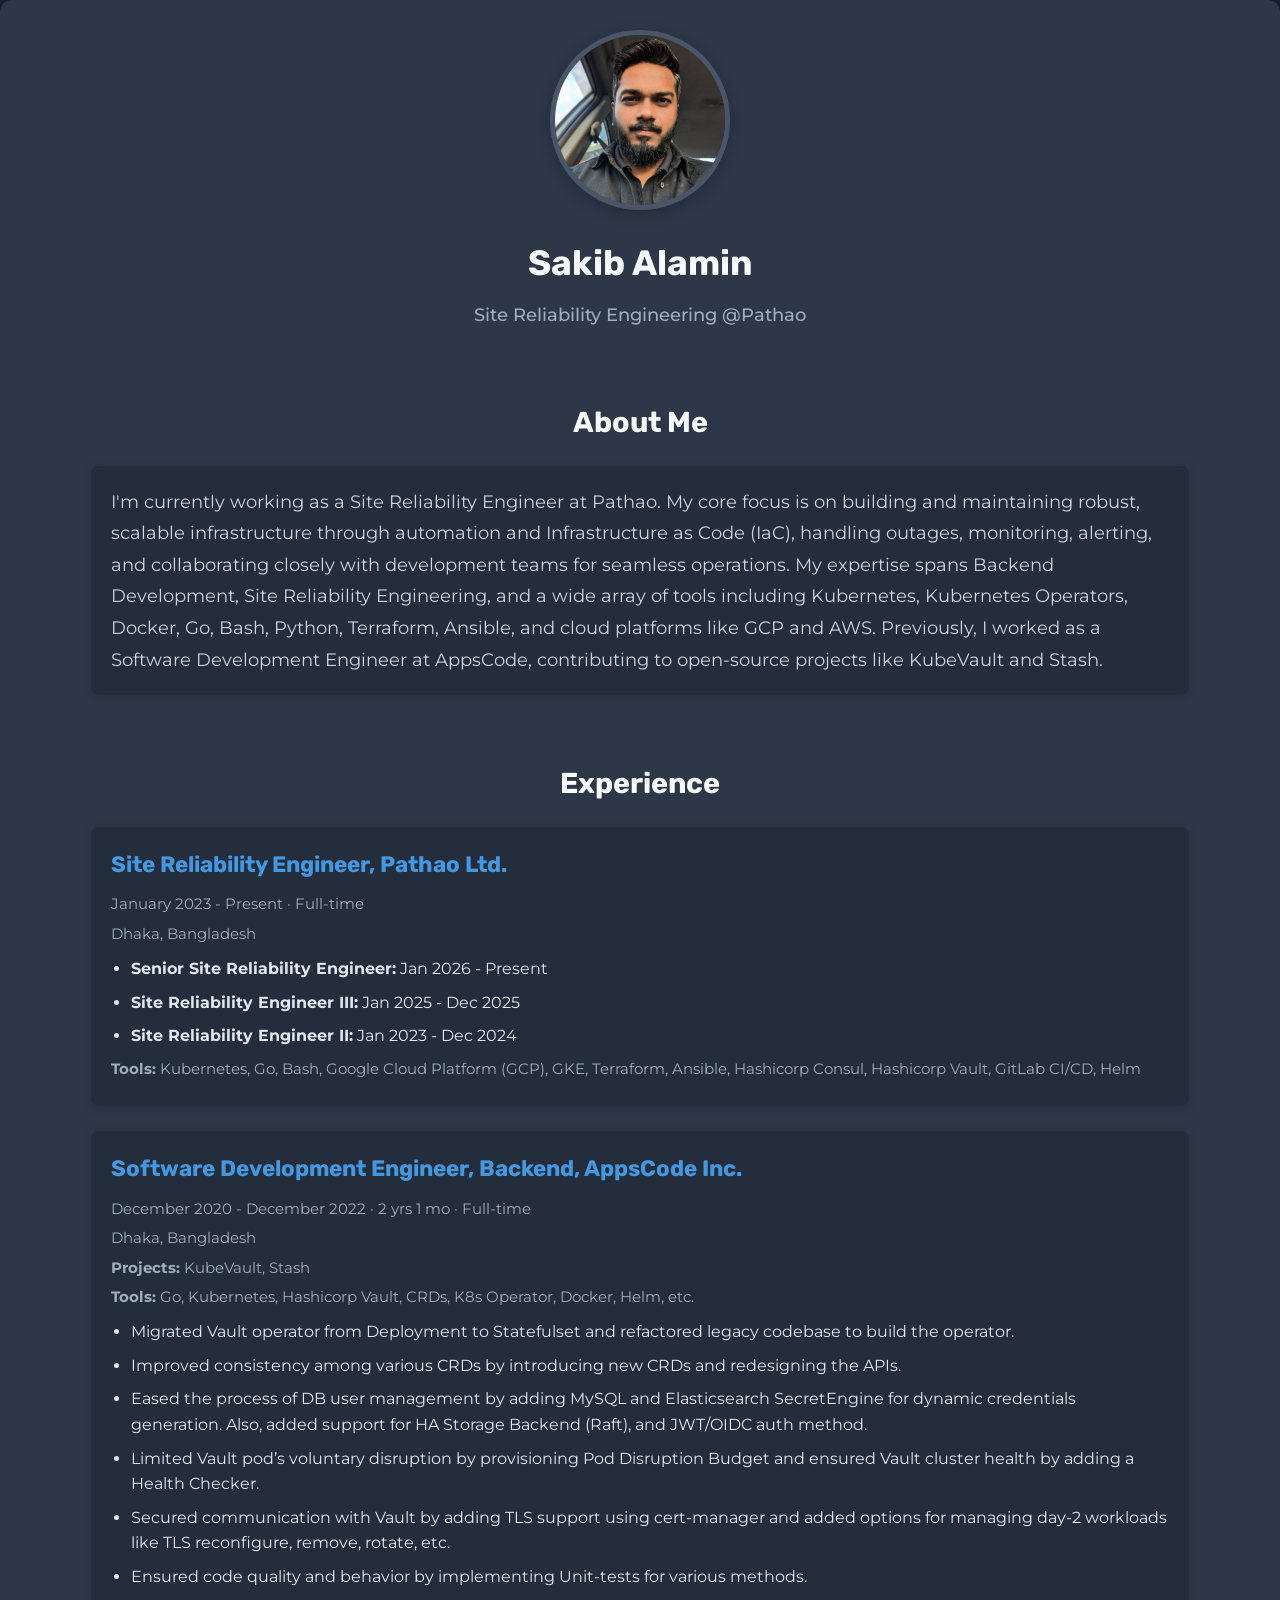
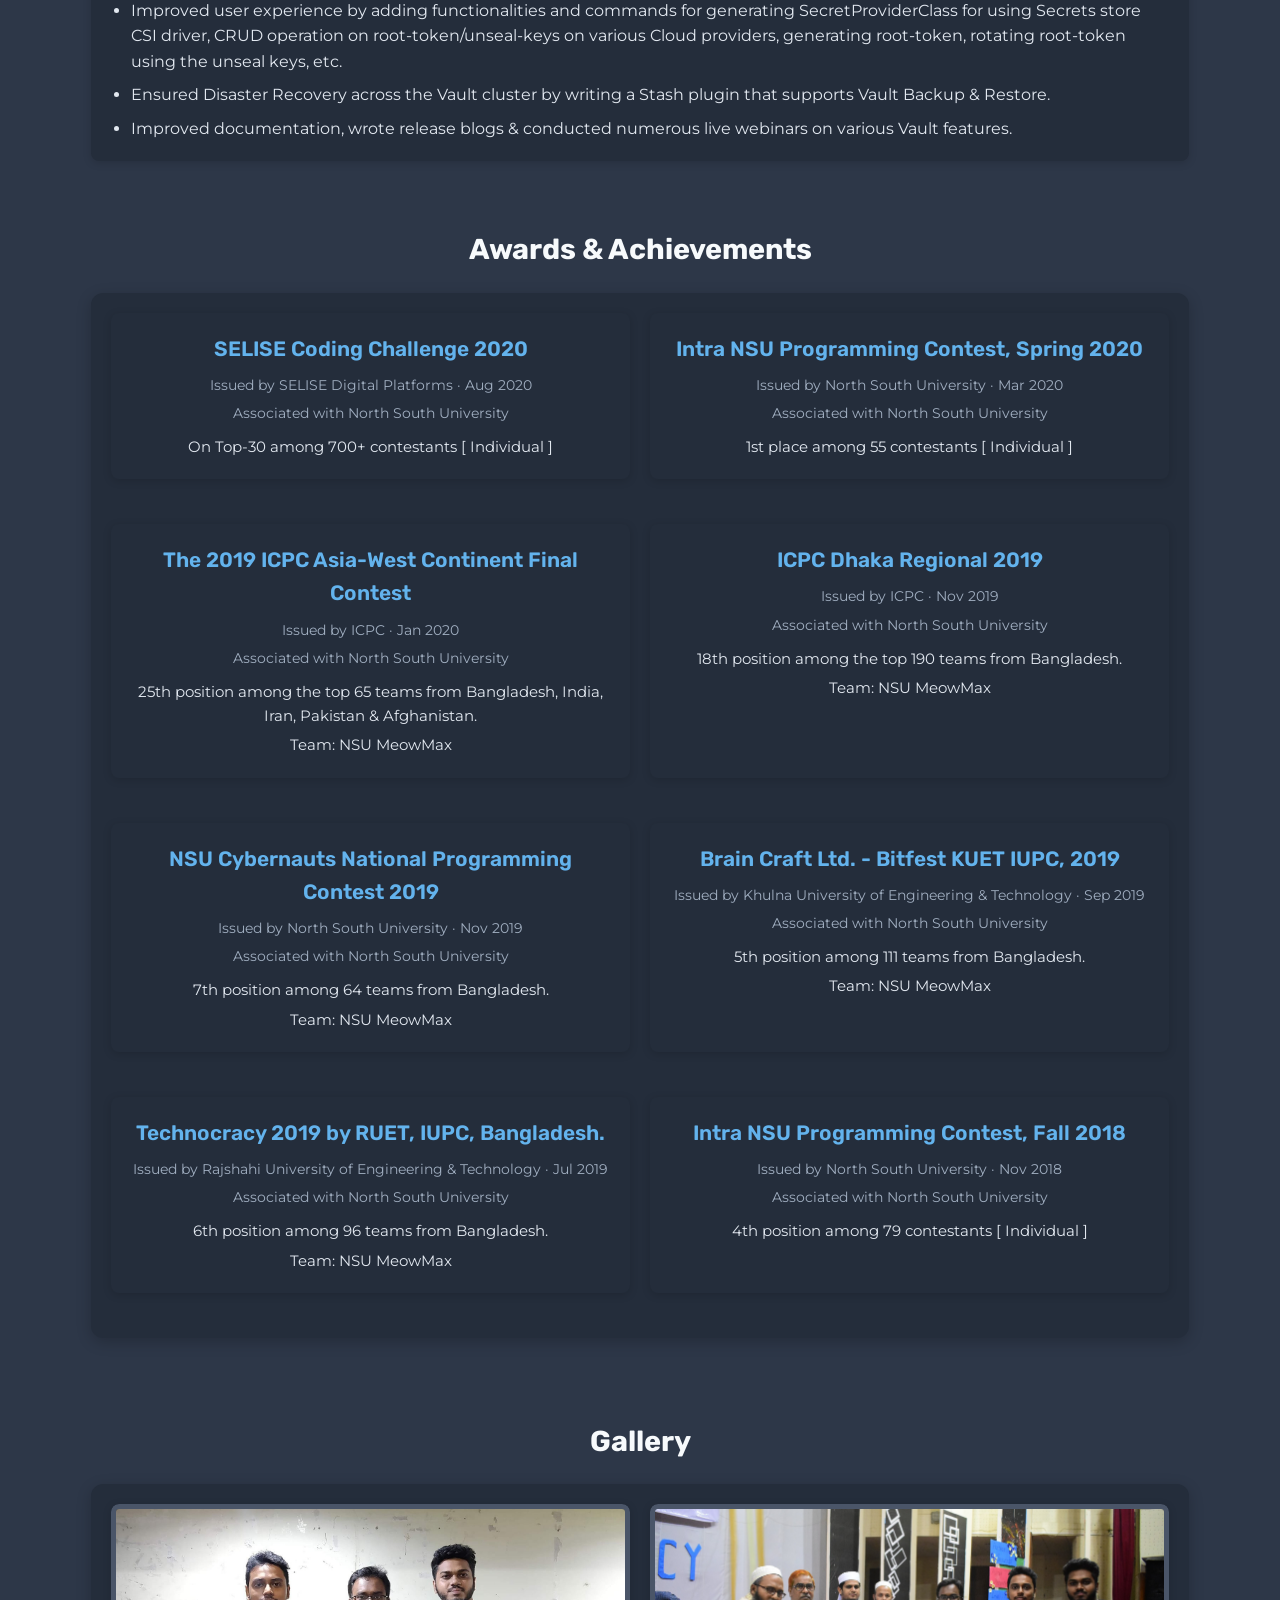
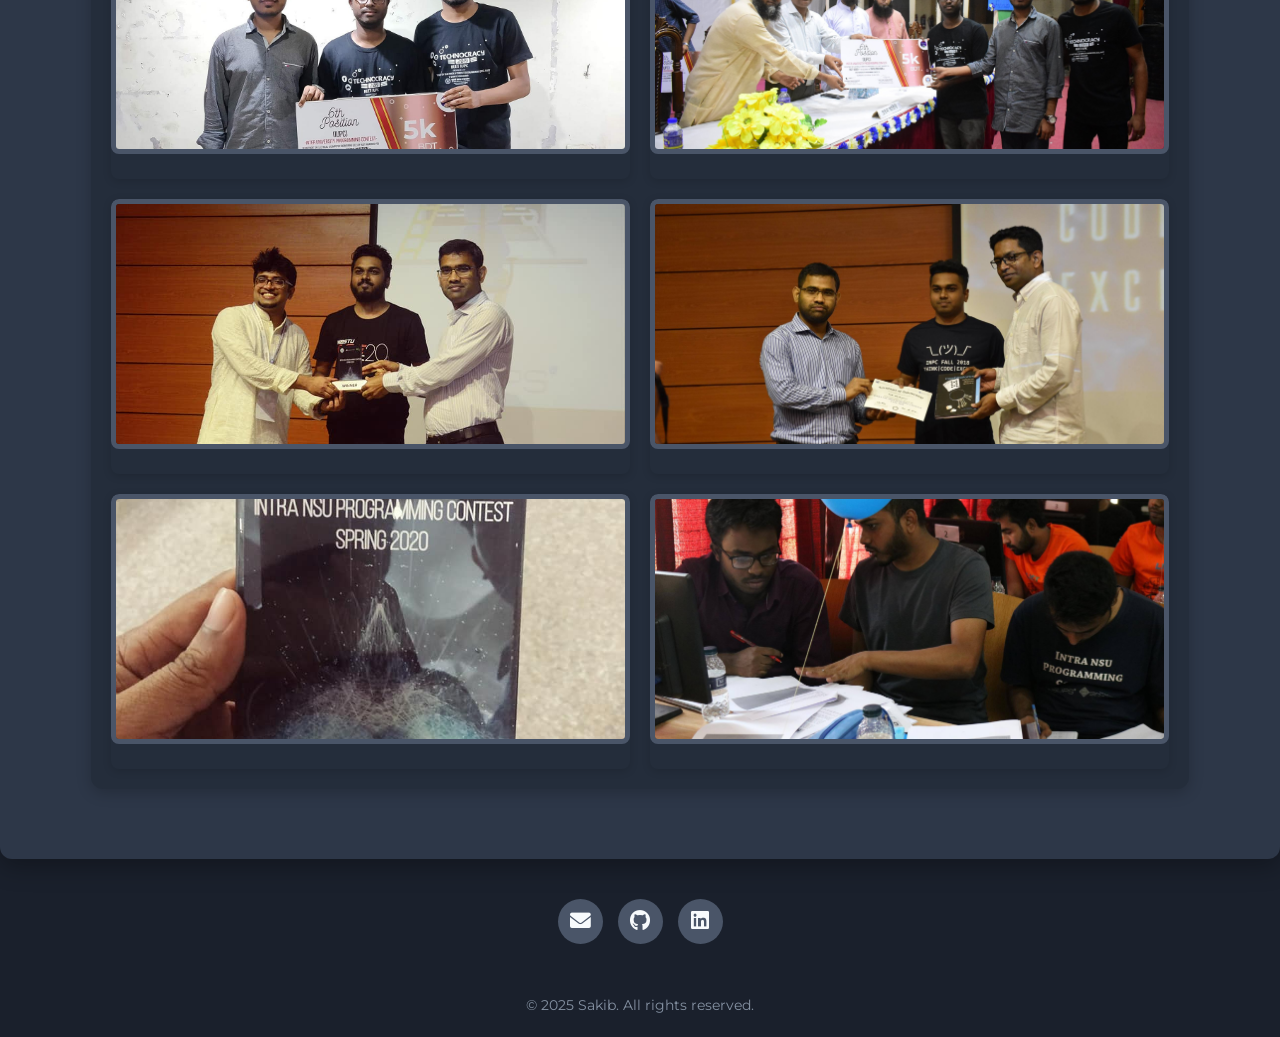
<file: index.html>
<!DOCTYPE html>
<html lang="en">
<head>
  <title>Sakib Alamin</title>
  <link rel="shortcut icon" type="image/png" href="images/favicon.png"/>
  <meta charset="utf-8">
  <meta name="viewport" content="width=device-width, initial-scale=1">
  <link href="https://fonts.googleapis.com/css2?family=Montserrat:wght@400;500;600;700&family=Rubik:wght@500;700;900&display=swap" rel="stylesheet">
  <link rel="stylesheet" href="https://cdnjs.cloudflare.com/ajax/libs/font-awesome/6.0.0-beta3/css/all.min.css" referrerpolicy="no-referrer" />
  <link rel="stylesheet" href="css/style.css">
</head>
<body>
  <div class="main-content">
    <section class="home section"> 
      <div class="container">
        <div class="intro">
          <img src="images/sakib.jpg" alt="profile" class="shadow-dark">
          <h1> Sakib Alamin </h1>
          <p class="tagline">Site Reliability Engineering @Pathao</p>

          <h2 class="section-title">About Me</h2>
          <div class="about-me-box">
            <p class="about-text">
              I'm currently working as a Site Reliability Engineer at Pathao. My core focus is on building and maintaining robust, scalable infrastructure through automation and Infrastructure as Code (IaC), handling outages, monitoring, alerting, and collaborating closely with development teams for seamless operations.
              My expertise spans Backend Development, Site Reliability Engineering, and a wide array of tools including Kubernetes, Kubernetes Operators, Docker, Go, Bash, Python, Terraform, Ansible, and cloud platforms like GCP and AWS.
              Previously, I worked as a Software Development Engineer at AppsCode, contributing to open-source projects like KubeVault and Stash.
            </p>
          </div>

          <h2 class="section-title">Experience</h2>
          <div class="experience-section">

            <div class="job-entry">
              <h3>Site Reliability Engineer, Pathao Ltd.</h3>
              <p class="job-duration">January 2023 - Present · Full-time</p>
              <p class="job-location">Dhaka, Bangladesh</p>
              <ul class="job-details">
                <li><strong>Senior Site Reliability Engineer:</strong> Jan 2026 - Present</li>
                <li><strong>Site Reliability Engineer III:</strong> Jan 2025 - Dec 2025</li>
                <li><strong>Site Reliability Engineer II:</strong> Jan 2023 - Dec 2024</li>
              </ul>
              <p class="job-tools">
                <strong>Tools:</strong> Kubernetes, Go, Bash, Google Cloud Platform (GCP), GKE, Terraform, Ansible, Hashicorp Consul, Hashicorp Vault, GitLab CI/CD, Helm
              </p>
            </div>

            <div class="job-entry">
              <h3>Software Development Engineer, Backend, AppsCode Inc.</h3>
              <p class="job-duration">December 2020 - December 2022 · 2 yrs 1 mo · Full-time</p>
              <p class="job-location">Dhaka, Bangladesh</p>
              <p class="job-projects"><strong>Projects:</strong> KubeVault, Stash</p>
              <p class="job-tools"><strong>Tools:</strong> Go, Kubernetes, Hashicorp Vault, CRDs, K8s Operator, Docker, Helm, etc.</p>
              <ul class="job-responsibilities">
                <li>Migrated Vault operator from Deployment to Statefulset and refactored legacy codebase to build the operator.</li>
                <li>Improved consistency among various CRDs by introducing new CRDs and redesigning the APIs.</li>
                <li>Eased the process of DB user management by adding MySQL and Elasticsearch SecretEngine for dynamic credentials generation. Also, added support for HA Storage Backend (Raft), and JWT/OIDC auth method.</li>
                <li>Limited Vault pod’s voluntary disruption by provisioning Pod Disruption Budget and ensured Vault cluster health by adding a Health Checker.</li>
                <li>Secured communication with Vault by adding TLS support using cert-manager and added options for managing day-2 workloads like TLS reconfigure, remove, rotate, etc.</li>
                <li>Ensured code quality and behavior by implementing Unit-tests for various methods.</li>
                <li>Improved user experience by adding functionalities and commands for generating SecretProviderClass for using Secrets store CSI driver, CRUD operation on root-token/unseal-keys on various Cloud providers, generating root-token, rotating root-token using the unseal keys, etc.</li>
                <li>Ensured Disaster Recovery across the Vault cluster by writing a Stash plugin that supports Vault Backup & Restore.</li>
                <li>Improved documentation, wrote release blogs & conducted numerous live webinars on various Vault features.</li>
              </ul>
            </div>

          </div> <h2 class="section-title">Awards & Achievements</h2>
          <div class="awards-section">

            <div class="award-entry">
              <h3>SELISE Coding Challenge 2020</h3>
              <p class="award-meta">Issued by SELISE Digital Platforms · Aug 2020</p>
              <p class="award-association">Associated with North South University</p>
              <ul class="award-details">
                <li>On Top-30 among 700+ contestants [ Individual ]</li>
              </ul>
            </div>

            <div class="award-entry">
              <h3>Intra NSU Programming Contest, Spring 2020</h3>
              <p class="award-meta">Issued by North South University · Mar 2020</p>
              <p class="award-association">Associated with North South University</p>
              <ul class="award-details">
                <li>1st place among 55 contestants [ Individual ]</li>
              </ul>
            </div>

            <div class="award-entry">
              <h3>The 2019 ICPC Asia-West Continent Final Contest</h3>
              <p class="award-meta">Issued by ICPC · Jan 2020</p>
              <p class="award-association">Associated with North South University</p>
              <ul class="award-details">
                <li>25th position among the top 65 teams from Bangladesh, India, Iran, Pakistan & Afghanistan.</li>
                <li>Team: NSU MeowMax</li>
              </ul>
            </div>

            <div class="award-entry">
              <h3>ICPC Dhaka Regional 2019</h3>
              <p class="award-meta">Issued by ICPC · Nov 2019</p>
              <p class="award-association">Associated with North South University</p>
              <ul class="award-details">
                <li>18th position among the top 190 teams from Bangladesh.</li>
                <li>Team: NSU MeowMax</li>
              </ul>
            </div>

            <div class="award-entry">
              <h3>NSU Cybernauts National Programming Contest 2019</h3>
              <p class="award-meta">Issued by North South University · Nov 2019</p>
              <p class="award-association">Associated with North South University</p>
              <ul class="award-details">
                <li>7th position among 64 teams from Bangladesh.</li>
                <li>Team: NSU MeowMax</li>
              </ul>
            </div>

            <div class="award-entry">
              <h3>Brain Craft Ltd. - Bitfest KUET IUPC, 2019</h3>
              <p class="award-meta">Issued by Khulna University of Engineering & Technology · Sep 2019</p>
              <p class="award-association">Associated with North South University</p>
              <ul class="award-details">
                <li>5th position among 111 teams from Bangladesh.</li>
                <li>Team: NSU MeowMax</li>
              </ul>
            </div>

            <div class="award-entry">
              <h3>Technocracy 2019 by RUET, IUPC, Bangladesh.</h3>
              <p class="award-meta">Issued by Rajshahi University of Engineering & Technology · Jul 2019</p>
              <p class="award-association">Associated with North South University</p>
              <ul class="award-details">
                <li>6th position among 96 teams from Bangladesh.</li>
                <li>Team: NSU MeowMax</li>
              </ul>
            </div>

            <div class="award-entry">
              <h3>Intra NSU Programming Contest, Fall 2018</h3>
              <p class="award-meta">Issued by North South University · Nov 2018</p>
              <p class="award-association">Associated with North South University</p>
              <ul class="award-details">
                <li>4th position among 79 contestants [ Individual ]</li>
              </ul>
            </div>
          
          </div> <h2 class="section-title">Gallery</h2>
          <div class="image-gallery">
            <div class="gallery-item">
              <img src="images/image-1.jpg" alt="Description of image 1">
            </div>
            <div class="gallery-item">
              <img src="images/image-2.jpg" alt="Description of image 2">
            </div>
            <div class="gallery-item">
              <img src="images/image-5.jpg" alt="Description of image 3">
            </div>
            <div class="gallery-item">
              <img src="images/image-4.jpg" alt="Description of image 4">
            </div>
            <div class="gallery-item">
              <img src="images/image-6.jpg" alt="Description of image 6">
            </div>
            <div class="gallery-item">
              <img src="images/image-7.jpg" alt="Description of image 7">
            </div>
            </div>

          </div> <div class="social-links">
            <a href="mailto:sakibalamin162@gmail.com" target="_blank" title="Email"><i class="fas fa-envelope"></i></a>
            <a href="https://github.com/sakiib" target="_blank" title="GitHub"><i class="fab fa-github"></i></a>
            <a href="https://www.linkedin.com/in/sakibalamin/" target="_blank" title="LinkedIn"><i class="fab fa-linkedin"></i></a>
          </div>
          <div class="footer">
            <p>&copy; 2025 Sakib. All rights reserved.</p>
          </div> 
        </div>
      </div> 
    </section>
  </div>
</body>
</html>
</file>
<file: css/style.css>
/*Google fonts*/
@import url('https://fonts.googleapis.com/css?family=Montserrat:400,500,600,700&display=swap');
@import url('https://fonts.googleapis.com/css?family=Rubik:500,700,900&display=swap');

/* Universal styles */
* {
    margin: 0;
    padding: 0;
    box-sizing: border-box;
}

html, body {
    font-family: 'Montserrat', sans-serif; /* Default body font */
    line-height: 1.6;
    color: #E2E8F0; /* Light gray for general text */
    overflow-x: hidden; /* Prevent horizontal scroll */
    overflow-y: auto; /* Enable vertical scrolling if content overflows */
}

a {
    color: #4299E1; /* A subtle blue for links */
    text-decoration: none;
    transition: color 0.3s ease;
}

a:hover {
    color: #63B3ED; /* Slightly lighter blue on hover */
}

/* Helper classes */
.shadow-dark {
    box-shadow: 0 4px 15px rgba(0, 0, 0, 0.2); /* Softer, slightly larger shadow */
}

/* Main Layout */
.main-content {
    justify-content: center; /* Center horizontally */
    background-color: #1A202C; /* A dark charcoal/blue-gray for the background */
}

.section {
    width: 100%;
}

.container {
    width: 100%;
    margin: auto;
}

/* Home Section - Intro (main card) */
.home .intro {
    text-align: center;
    display: flex;
    flex-direction: column; /* Stack elements vertically */
    align-items: center; /* Center items within the column */
    padding: 30px; /* Padding inside the intro box */
    background-color: #2D3748; /* Slightly lighter dark background for the content box */
    border-radius: 12px; /* Nicer rounded corners */
    box-shadow: 0 8px 25px rgba(0, 0, 0, 0.3); /* More pronounced shadow for the card effect */
}

.home .intro img {
    height: 180px; /* Slightly adjusted size */
    width: 180px;
    border-radius: 50%; /* This makes the profile picture circular */
    border: 5px solid #4A5568; /* Softer, complementary border color */
    object-fit: cover; /* Ensures image covers the area */
    margin-bottom: 25px; /* Spacing below image */
}

.home .intro h1 {
    font-family: 'Rubik', sans-serif;
    font-size: 2.2rem; /* Scaled font size */
    color: #F7FAFC; /* Pure white for heading */
    font-weight: 700;
    margin: 0 0 10px; /* Adjusted margin */
}

.home .intro p.tagline {
    font-size: 1.1rem;
    font-weight: 500;
    color: #A0AEC0; /* Slightly lighter gray for tagline */
    margin-bottom: 30px; /* More spacing below tagline */
}

/* Section Titles (About, Experience, Awards, Gallery) */
.section-title {
    font-family: 'Rubik', sans-serif;
    font-size: 1.8rem;
    color: #F7FAFC;
    font-weight: 700;
    margin-top: 40px; /* Spacing above section titles */
    margin-bottom: 20px;
    text-align: center;
    width: 100%; /* Ensure it takes full width for centering */
}

/* About Me section */
.about-me-box {
    width: 90%;
    text-align: left;
    margin-left: auto;
    margin-right: auto;
    background-color: #242D3B; /* Same as job/award entry background */
    padding: 20px;
    border-radius: 8px;
    margin-bottom: 25px; /* Spacing below the box */
    box-shadow: 0 2px 8px rgba(0, 0, 0, 0.15);
    transition: transform 0.3s ease, box-shadow 0.3s ease;
}

.about-me-box:hover {
    transform: translateY(-5px);
    box-shadow: 0 6px 15px rgba(0, 0, 0, 0.25);
}

p.about-text {
    font-size: 1.1rem;
    font-weight: 400;
    color: #CBD5E0; /* Softer text color */
    margin-bottom: 0; /* Remove bottom margin as it's now inside a box */
    line-height: 1.8; /* Improved line height for readability */
    text-align: left; /* Align about text left */
    width: 100%; /* Take full width of its parent box */
    margin-left: 0; /* Remove auto margins as it's now inside a box */
    margin-right: 0;
}

/* Experience Section */
.experience-section {
    width: 90%;
    text-align: left;
    margin-left: auto;
    margin-right: auto;
}

.awards-section {
    width: 90%;
    margin: 0 auto 40px auto; /* Center the awards and add bottom margin */
    display: grid;
    grid-template-columns: repeat(2, 1fr); /* FORCES two columns */
    gap: 20px; /* Space between awards */
    padding: 20px; /* Added padding around the whole awards grid */
    background-color: #242D3B; /* Slightly darker background for the awards container */
    border-radius: 12px;
    box-shadow: 0 4px 15px rgba(0, 0, 0, 0.2);
}

.job-entry, .award-entry { /* Shared styling for job and award entries */
    background-color: #242D3B;
    padding: 20px;
    border-radius: 8px;
    margin-bottom: 25px;
    box-shadow: 0 2px 8px rgba(0, 0, 0, 0.15);
    transition: transform 0.3s ease, box-shadow 0.3s ease;
}

.job-entry:hover, .award-entry:hover {
    transform: translateY(-5px);
    box-shadow: 0 6px 15px rgba(0, 0, 0, 0.25);
}

.job-entry h3 {
    font-family: 'Rubik', sans-serif;
    font-size: 1.4rem;
    color: #4299E1;
    margin-bottom: 10px;
    font-weight: 700;
}

.job-entry h4 {
    font-family: 'Montserrat', sans-serif;
    font-size: 1.1rem;
    color: #CBD5E0;
    margin-top: 15px;
    margin-bottom: 5px;
    font-weight: 600;
}

.job-duration, .job-location, .job-projects, .job-tools {
    font-size: 0.95rem;
    color: #A0AEC0;
    margin-bottom: 5px;
}

.job-details, .job-responsibilities {
    list-style-type: disc;
    margin-left: 20px;
    padding-left: 0;
    margin-top: 10px;
    font-size: 1rem;
    color: #E2E8F0;
}

.job-details li, .job-responsibilities li {
    margin-bottom: 8px;
}

.job-responsibilities li:last-child {
    margin-bottom: 0;
}

/* Awards & Achievements Section */
.award-entry h3 {
    font-family: 'Rubik', sans-serif;
    font-size: 1.3rem;
    color: #63B3ED; /* Softer blue for award titles */
    margin-bottom: 8px;
    font-weight: 600;
}

.award-meta, .award-association {
    font-size: 0.9rem;
    color: #A0AEC0;
    margin-bottom: 5px;
}

.award-details {
    list-style-type: none; /* Removed bullet points */
    margin-left: 0; /* Adjusted margin as bullet points are removed */
    padding-left: 0;
    margin-top: 10px;
    font-size: 0.95rem;
    color: #E2E8F0;
}

.award-details li {
    margin-bottom: 5px;
}

.award-details li:last-child {
    margin-bottom: 0;
}


/* Social Links */
.social-links {
    margin-top: 40px; /* More spacing before social links */
    display: flex;
    justify-content: center; /* Center social icons horizontally */
    gap: 15px;
}

.social-links a {
    height: 45px;
    width: 45px;
    background-color: #4A5568;
    color: #F7FAFC;
    border-radius: 50%;
    transition: all 0.3s ease;
    font-size: 1.3rem;
    display: flex; /* Use flexbox for perfect centering of icon */
    justify-content: center;
    align-items: center;
}

.social-links a:hover {
    background-color: #4299E1;
    transform: translateY(-3px);
    box-shadow: 0 5px 10px rgba(0, 0, 0, 0.2);
}

/* Footer */
.footer { /* Added this rule for the footer container */
    width: 100%; /* Ensure it takes full width */
    text-align: center; /* Center its inline content (like the p tag's text) */
    padding-bottom: 20px; /* Add some padding at the bottom if needed */
}

/* Footer */
.footer p {
    margin-top: 50px; /* More standard spacing */
    color: #A0AEC0;
    font-size: 0.9rem;
    opacity: 0.8;
}


/* Image Gallery Section */
.image-gallery {
    width: 90%;
    margin: 0 auto 40px auto; /* Center the gallery and add bottom margin */
    display: grid;
    grid-template-columns: repeat(2, 1fr); /* FORCES two columns */
    gap: 20px; /* Space between images */
    padding: 20px; /* Added padding around the whole gallery grid */
    background-color: #242D3B; /* Slightly darker background for the gallery container */
    border-radius: 12px;
    box-shadow: 0 4px 15px rgba(0, 0, 0, 0.2);
}

.gallery-item {
    border-radius: 8px;
    overflow: hidden; /* Hide overflow for rounded corners on image */
    box-shadow: 0 2px 8px rgba(0, 0, 0, 0.15);
    transition: transform 0.3s ease, box-shadow 0.3s ease;
    display: flex; /* Use flexbox to center image vertically if needed */
    justify-content: center;
    align-items: center;
}

.gallery-item:hover {
    transform: scale(1.03); /* Subtle zoom on hover */
    box-shadow: 0 8px 20px rgba(0, 0, 0, 0.3);
}

/* --- SPECIFICITY FIX FOR GALLERY IMAGES --- */
/* This rule targets images specifically within the .image-gallery to override any broader image styles */
.image-gallery .gallery-item img {
    width: 100%;
    height: 250px; /* Fixed height for rectangular images, adjust as needed */
    object-fit: cover; /* Ensures images fill the space without distortion */
    display: block; /* Remove extra space below image */
    border-radius: 8px; /* Set to 8px for rectangular (or 0 for sharp) */
}


/* Responsive Adjustments */
@media (max-width: 768px) {
    .main-content {
        padding: 15px;
    }

    .home .intro {
        padding: 20px;
    }

    .home .intro img {
        height: 150px;
        width: 150px;
        margin-bottom: 20px;
    }

    .home .intro h1 {
        font-size: 1.8rem;
    }

    .home .intro p.tagline {
        font-size: 1rem;
    }
    p.about-text { /* Specificity for about-text in media query */
        font-size: 1rem;
    }
    .section-title {
        font-size: 1.5rem;
        margin-top: 30px;
    }

    .job-entry h3 {
        font-size: 1.2rem;
    }
    .job-details li, .job-responsibilities li {
        font-size: 0.9rem;
    }

    .award-entry h3 {
        font-size: 1.1rem;
    }
    .award-meta, .award-association, .award-details li {
        font-size: 0.85rem;
    }

    .awards-section {
        grid-template-columns: repeat(2, 1fr); /* Keep 2 columns on tablets */
        gap: 15px;
        padding: 15px;
    }

    .image-gallery {
        grid-template-columns: repeat(2, 1fr); /* Keep 2 columns on tablets */
        gap: 15px;
        padding: 15px;
    }
    .image-gallery .gallery-item img { /* Ensure specificity in media query too */
        height: 180px; /* Adjust image height for tablets */
    }

    .social-links {
        gap: 10px;
    }

    .social-links a {
        height: 40px;
        width: 40px;
        line-height: 40px;
        font-size: 1.1rem;
    }

    .footer p {
        margin-top: 30px;
        font-size: 0.8rem;
    }
}

/* New breakpoint for smaller screens (like portrait phones) */
@media (max-width: 580px) {
    .awards-section {
        grid-template-columns: 1fr; /* Stack awards in a single column */
        gap: 10px;
        padding: 2px;
    }

    .image-gallery {
        grid-template-columns: 1fr; /* Stack images in a single column */
        gap: 10px;
        padding: 2px;
    }
    .image-gallery .gallery-item img { /* Ensure specificity in media query too */
        height: 160px; /* Make images a bit taller when stacked */
    }
}

@media (max-width: 480px) {
    .main-content {
        padding: 10px;
    }

    .home .intro {
        padding: 15px;
    }

    .home .intro img {
        height: 120px;
        width: 120px;
    }

    .home .intro h1 {
        font-size: 1.5rem;
    }
    .section-title {
        font-size: 1.3rem;
    }
    .job-entry h3 {
        font-size: 1.1rem;
    }
    .job-details li, .job-responsibilities li {
        font-size: 0.85rem;
    }
    .award-entry h3 {
        font-size: 1rem;
    }
    .award-meta, .award-association, .award-details li {
        font-size: 0.8rem;
    }
}
</file>
